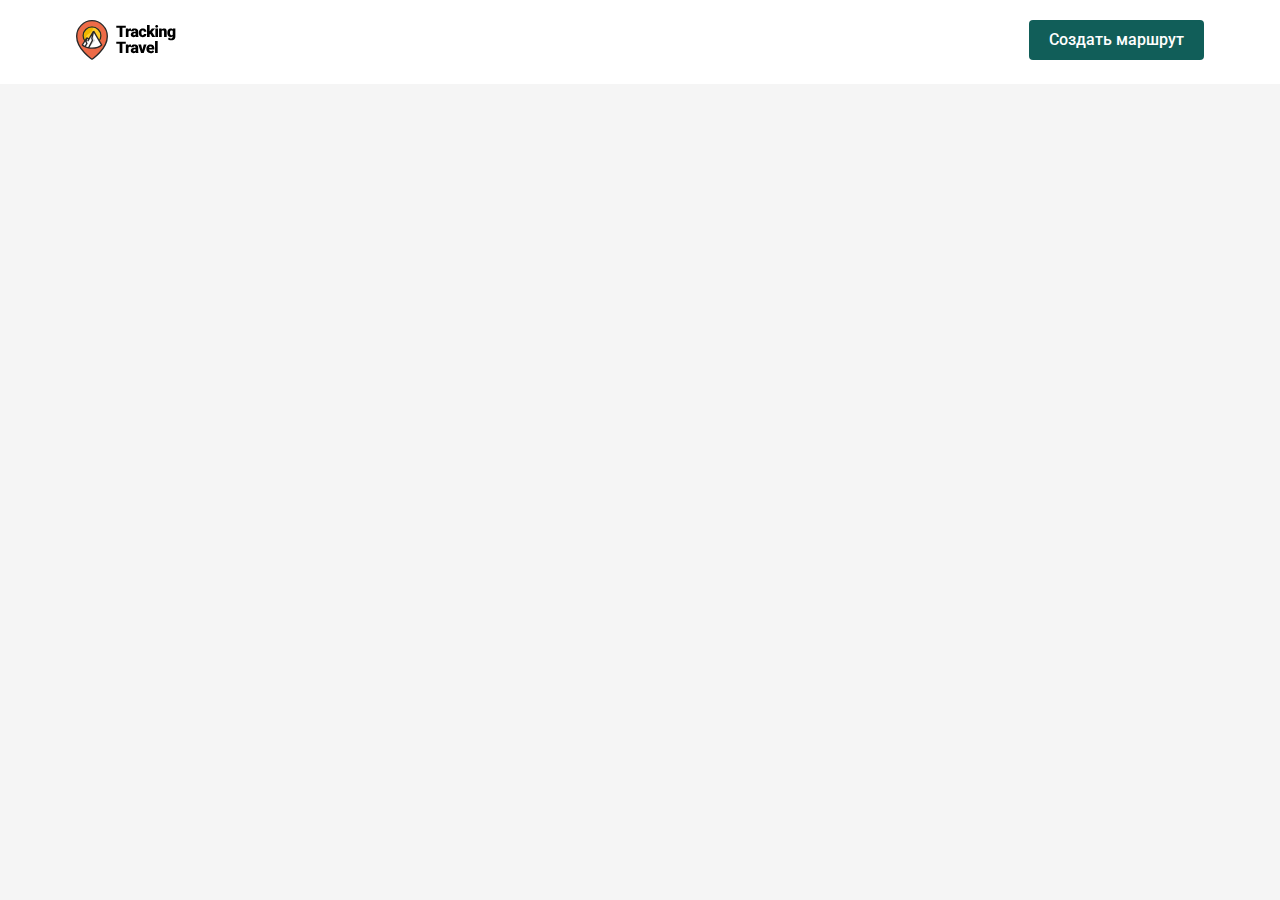
<file: index.html>
<!DOCTYPE html>
<html>
<head>
    <!-- <meta charset="utf-8" /> -->
    <meta charset="UTF-8">
    <meta http-equiv="X-UA-Compatible" content="IE=edge">
    <meta name="viewport" content="width=device-width, initial-scale=1.0">
    <link href="index.css" rel="stylesheet" type="text/css">
    
    <link rel="stylesheet" href="./styles/indexMedia1125.css">
    <link rel="stylesheet" href="./styles/indexMedia1024.css" type="text/css">
    <link rel="stylesheet" href="./styles/indexMedia640.css"  type="text/css">
    <link rel="stylesheet" href="./styles/indexMedia320.css"  type="text/css">

    <link rel="preconnect" href="https://fonts.googleapis.com">
    <link rel="preconnect" href="https://fonts.gstatic.com" crossorigin>
    <link href="https://fonts.googleapis.com/css2?family=Roboto:wght@400;500&display=swap" rel="stylesheet">
    <title>Tracking Travel admin</title>
</head>
<body>

  <header class="header">
    <div class="container container-header">
      <div>
        <img src="./icon/logo.svg" alt="logo">
      </div>
      <button class="button-create">
        Создать маршрут
      </button>
    </div>
  </header>

  

  <main class="container main">
    <!-- <section class="section container ">
      <div class="management">
        <div class="managmant-item">
          <p class="item-id">ID <span id="id">001</span></p>
        </div>
        <div class="management-buttons-box">
          <button class="buttons buttons-edit">
            
          </button>
          <button class="buttons buttons-del">
            <img src="./icon/delete.svg" alt="delete">
          </button>
        </div>
      </div>
      

      <div class="table">
        <div class="table-part">
          <div class="table-item">
            <div class="table-item-name">
              Title
            </div>
            <div class="table-item-value">
              Национальный парк Дурмитор
            </div>
          </div>
    
          <div class="table-item">
            <div class="table-item-name">
              Country
            </div>
            <div class="table-item-value">
              Name
            </div>
          </div>
    
          <div class="table-item">
            <div class="table-item-name">
              Link to Map
            </div>
            <div class="table-item-value">
              <a href="#">Link</a>
            </div>
          </div>
        </div>
  
        
  
        <div class="table-part">
          <div class="table-item">
            <div class="table-item-name">
              Distance
            </div>
            <div class="table-item-value width">
              9.8 km
            </div>
          </div>
    
          <div class="table-item">
            <div class="table-item-name">
              Duration
            </div>
            <div class="table-item-value width">
              4h 52m
            </div>
          </div>
    
          <div class="table-item">
            <div class="table-item-name">
              Height Peak
            </div>
            <div class="table-item-value width">
              897 m
            </div>
          </div>
        </div>
      </div>

      <div class="table-part last">
        <div class="table-item">
          <div class="table-item-name">
            Description
          </div>
          <div class="table-item-value">
            <p class="p">Начальная точка: Даниловград, Подгорица</p>
            <p class="p">Состав маршрута: гора Милунова Бобия высотой 1436 м (3 часа, перепад высот — 686 м), гора Маглич высотой 1560 м (4 часа, перепад высот — 695 м), гора Трескавац высотой 2024 м (4 часа, перепад высот — 670 м), гора Сурдуп высотой 2184 м (5 часов, перепад высот — 900 м).</p>  
          </div>
        </div>
  
        <div class="table-item">
          <div class="table-item-name">
            Photo
          </div>
          <div class="table-item-value">
            <div class="photo">
              <img src="./icon/edit.svg" alt="">
            </div>
            <div class="photo">
              <img src="./icon/edit.svg" alt="">
            </div>
            <div class="photo">
              <img src="./icon/edit.svg" alt="">
            </div>
            <div class="photo">
              <img src="./icon/edit.svg" alt="">
            </div>
            <div class="photo">
              <img src="./icon/edit.svg" alt="">
            </div>
            <div class="photo">
              <img src="./icon/edit.svg" alt="">
            </div>
            <div class="photo">
              <img src="./icon/edit.svg" alt="">
            </div>
            
          </div>
        </div>
      </div>

    </section> -->

    
  </main>


  <script src="index.js"></script>
    
</body>
</html>
</file>
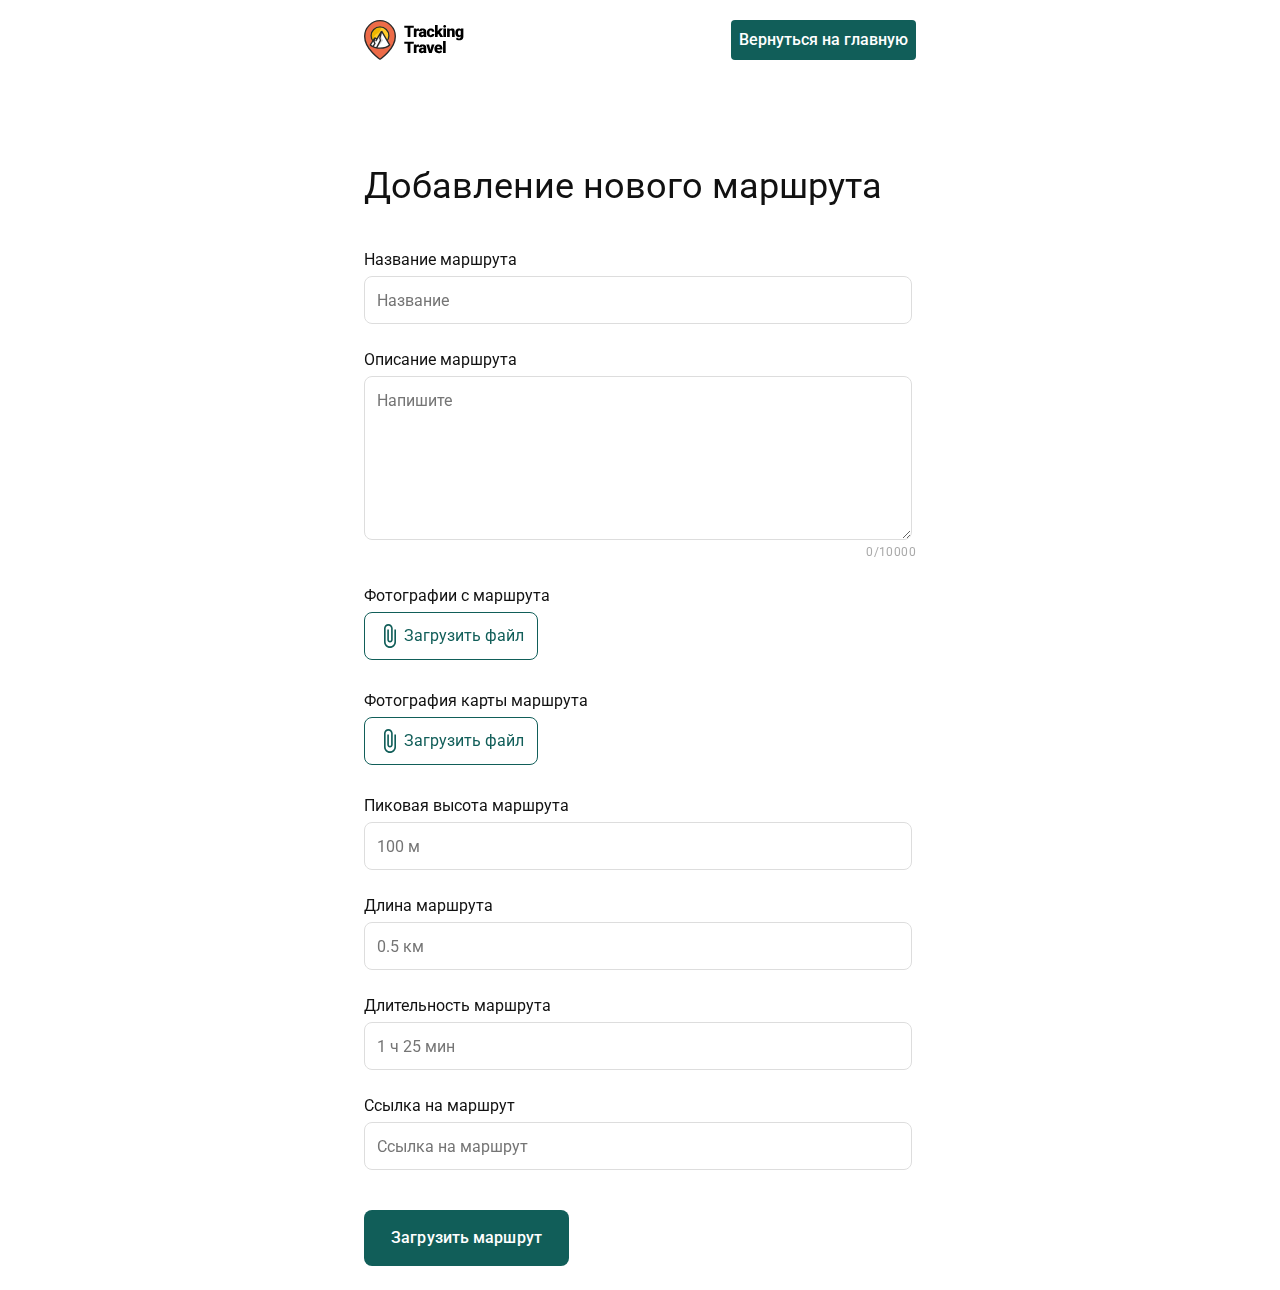
<file: pages/form.html>
<!DOCTYPE html>
<html lang="en">
<head>
    <meta charset="UTF-8">
    <meta http-equiv="X-UA-Compatible" content="IE=edge">
    <meta name="viewport" content="width=device-width, initial-scale=1.0">

    <link href="style.css" rel="stylesheet" type="text/css">
    <link rel="stylesheet" href="media1024.css" type="text/css">
    <link rel="stylesheet" href="media640.css" type="text/css">
    <link rel="stylesheet" href="media320.css" type="text/css">

    <link rel="preconnect" href="https://fonts.googleapis.com">
    <link rel="preconnect" href="https://fonts.gstatic.com" crossorigin>
    <link href="https://fonts.googleapis.com/css2?family=Roboto:wght@400;500&display=swap" rel="stylesheet">
    <title>Tracking Travel form</title>
</head>
<body>
    <header class="header">
        <div class="container container-header">
          <div>
            <img src="../icon/logo.svg" alt="logo">
          </div>
          <button class="button-create">
            Вернуться на главную
          </button>
        </div>
      </header>

    <!-- <button class="button button-main">Вернуться на главную</button> -->
    <div class="container">

        <form action="/apply/" class="form" method="post">
            <h1 class="title">Добавление нового маршрута</h1>

            <div class="form-item">
                <label for="title" class="label">Название маршрута</label>
                <input type="text" id="title" class="input" placeholder="Название" minlength='5' name="title" required>
            </div>

            <div class="form-item">
                <label for="description" class="label">Описание маршрута</label>
                <textarea class="input input-description" id="description" placeholder="Напишите" minlength='5' maxlength="10000" name="description" required></textarea>
                <p class="description-count">
                    <span class="counter">0</span>/10000
                </p>
            </div>

            <div class="form-item file">
                <p class="label">Фотографии с маршрута</p>

                

                <div class="neighbour">
                    <input type="file" id="foto" accept="image/*" multiple name="photo" required>
                    <label for="foto" >
                        <div class="button button-foto neighbour-item">
                            <img src="../icon/clip.svg" alt="clip" class="clip">
                            Загрузить файл
                        </div>
                    </label>
                    <div id="foto-path" class="neighbour-item">
                        <!-- <p  class="label"></p> -->
                    </div>
                </div>
                                
                <div class="preview"></div>

                <!-- <input type="file" multiple id="file" accept="image/*"> -->

                <!-- <div class="neighbour">
                    <input type="text" class="input neighbour-item file-path" placeholder="Ссылка на фотографии с маршрута">
                    <button class="button button-foto" title = "Добавить еще одно поле для ввода ссылки">
                        <img src="plus.svg" alt="plus">
                    </button>
                </div>    

                <div class="neighbour">
                    <input type="text" class="input neighbour-item file-path" placeholder="Ссылка на фото карты">
                    <button class="button button-foto" title = "Добавить еще одно поле для ввода ссылки">
                        <img src="plus.svg" alt="plus">
                    </button>
                </div>  -->            
            </div>

            <div class="form-item">
                <p class="label">Фотография карты маршрута</p>

                
                
                <div class="neighbour">
                    <input type="file" id="map" accept="image/*" name="mapPhoto" required>
                    <label for="map" >
                        <div class="button button-map">
                            <img src="../icon/clip.svg" alt="clip" class="clip">
                            Загрузить файл
                        </div>   
                    </label>
                    <div id="map-path">
                        <!-- <p  class="label"></p> -->
                    </div>
                </div>

                <div class="preview"></div>
            </div>

            <div class="form-item">
                <label for="peak" class="label">Пиковая высота маршрута</label>
                <input type="text" class="input" id="peak" placeholder="100 м" name="peak" required>
            </div>

            <div class="form-item">
                <label for="distance" class="label">Длина маршрута</label>
                <input type="text" class="input" id="distance" placeholder="0.5 км" name="distance" required>
            </div>

            <div class="form-item">
                <label for="duration" class="label">Длительность маршрута</label>
                <div class="neighbour">
                    <input type="text" class="input neighbour-item" id="duration" placeholder="1 ч 25 мин" name="duration" required>
                    <!-- <input type="text" class="input neighbour-item" placeholder="25 мин"> -->
                </div>
            </div>

            <div class="form-item">
                <!-- <p class="label">Маршрут в формате GPX</p>

                <input type="file" id="gpx" accept=".pdf">

                <label for="gpx" class="neighbour">
                    <div class="button button-gpx">
                        <img src="clip.svg" alt="clip" class="clip">
                        Загрузить файл
                    </div>
                    <span id="gpx-path" class="label"></span>
                </label> -->

                <label for="mapLink" class="label">Ссылка на маршрут</label>
                <input type="text" class="input" id="mapLink" minlength='5' placeholder="Ссылка на маршрут" name="mapLink" required>

            </div>

            <button type="submit" class="submit">Загрузить маршрут</button>
            
        </form>
        <div class="result view">
            <p class="result-p ">Данные успешно отправлены</p>
            <p>Выберите вариант для продолжения работы:</p>
            <div class="neighbour ">
                <button class="button result-button neighbour-item return">Вернуться на главную</button>
                <button class="button result-button neighbour-item oneMore">Ввести данные нового маршрута</button>
            </div>
        </div>
        <div class="mistake view">
            <p class="result-p ">Что-то пошло не так...</p>
            <p class="result-p ">Проверьте правильность введенных данных</p>
            <!-- <p class="result-p ">В текстовых полях должно быть не менее 5 символов</p> -->
        </div>
    </div>

    <script src="script.js"></script>
</body>
</html>
</file>
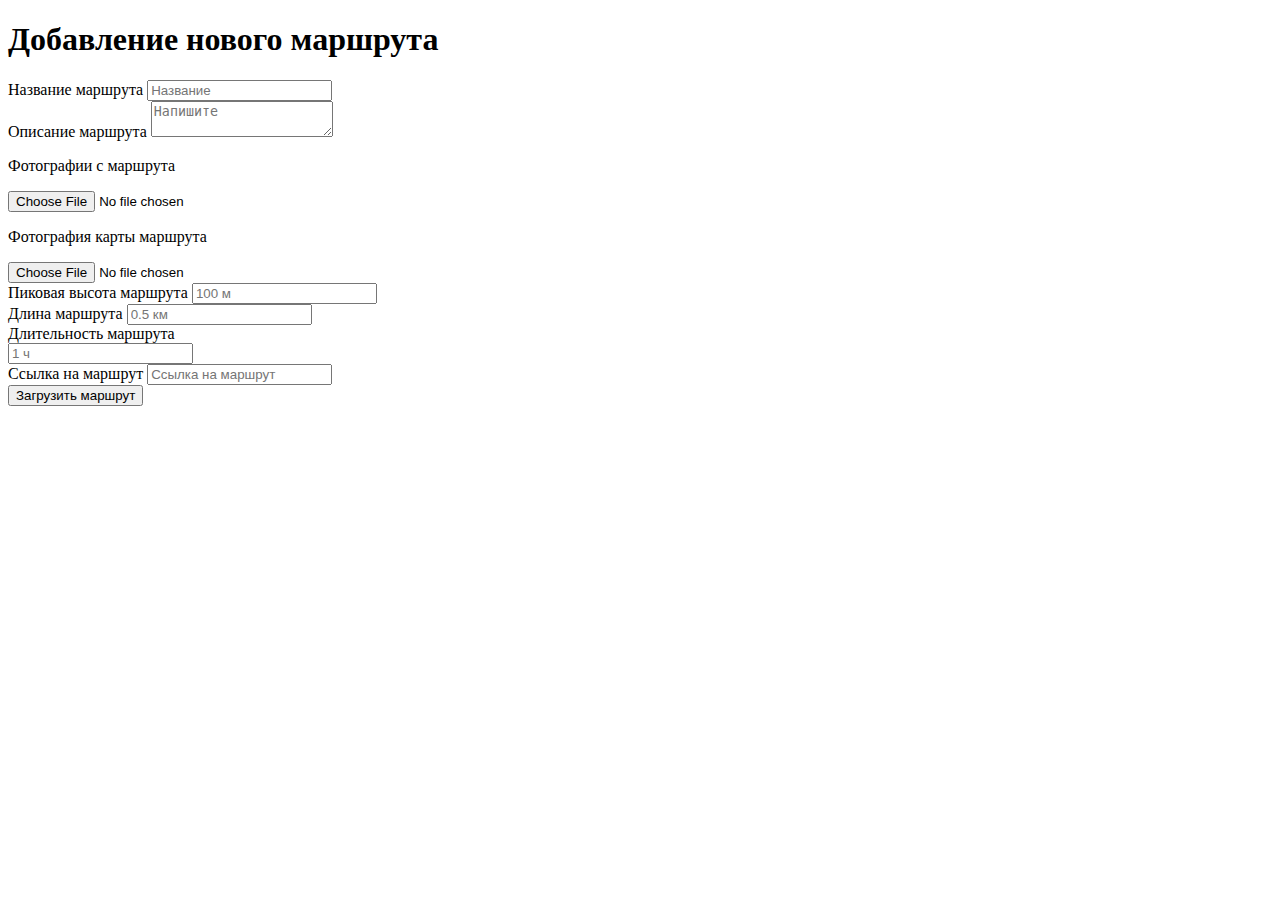
<file: test_version/serverPost.html>
<!DOCTYPE html>
<html lang="en">
<head>
    <meta charset="UTF-8">
    <meta http-equiv="X-UA-Compatible" content="IE=edge">
    <meta name="viewport" content="width=device-width, initial-scale=1.0">

    <!-- <link href="style.css" rel="stylesheet" type="text/css">
    <link rel="stylesheet" href="media1024.css" type="text/css">
    <link rel="stylesheet" href="media640.css" type="text/css">
    <link rel="stylesheet" href="media320.css" type="text/css"> -->

    <link rel="preconnect" href="https://fonts.googleapis.com">
    <link rel="preconnect" href="https://fonts.gstatic.com" crossorigin>
    <link href="https://fonts.googleapis.com/css2?family=Roboto:wght@400;500&display=swap" rel="stylesheet">
    <title>Tracking Travel</title>
</head>
<body>
    <div class="container">
        <form action="/apply/" class="form" method="post">
            <h1 class="title">Добавление нового маршрута</h1>

            <div class="form-item">
                <label for="" class="label">Название маршрута</label>
                <input type="text" class="input" placeholder="Название" name="title" required>
            </div>

            <div class="form-item">
                <label for="" class="label">Описание маршрута</label>
                <textarea class="input input-description" placeholder="Напишите" maxlength="120" name="description" required></textarea>

            </div>

            <div class="form-item file">
                <p class="label">Фотографии с маршрута</p>

                <input type="file" id="foto" accept="image/*" name="photo" required>

                
            </div>

            <div class="form-item">
                <p class="label">Фотография карты маршрута</p>

                <input type="file" id="map" accept="image/*" name="mapPhoto" required>

            </div>

            <div class="form-item">
                <label for="" class="label">Пиковая высота маршрута</label>
                <input type="text" class="input" placeholder="100 м" name="peak" required>
            </div>

            <div class="form-item">
                <label for="" class="label">Длина маршрута</label>
                <input type="text" class="input" placeholder="0.5 км" name="distance" required>
            </div>

            <div class="form-item">
                <label for="" class="label">Длительность маршрута</label>
                <div class="neighbour">
                    <input type="text" class="input neighbour-item" placeholder="1 ч" name="duration" required>
                   
                </div>
            </div>

            <div class="form-item">

                <label for="" class="label">Ссылка на маршрут</label>
                <input type="text" class="input" placeholder="Ссылка на маршрут" name="mapLink" required>

            </div>

            <button type="submit" class="submit">Загрузить маршрут</button>
            
        </form>
        <div class="result"></div>
    </div>

    <script src="serverPost.js"></script>
</body>
</html>
</file>
<file: index.css>
body * {
    box-sizing: border-box;
}

body {
    margin: 0;
    font-family: 'Roboto', Arial, Helvetica, sans-serif;
    color: #111111;
    font-style: normal;
    font-size: 16px;
    background: #F5F5F5;
}

.header {
    background: #FFFFFF;
    margin-bottom: 80px;
}

.container {
    max-width: 1128px;
    margin: 0 auto;
}

.container-header {
    display: flex;
    justify-content: space-between;
    padding: 20px 0;
}

.button-create {
    width: 175px;
    height: 40px;
    border: 0;
    background: #115E59;
    border-radius: 4px;
    cursor: pointer;
    font-family: 'Roboto';
    font-style: normal;
    font-weight: 500;
    font-size: 16px;
    line-height: 24px;

    color: #FFFFFF;
}

.button-create:hover {
    background: #0D4743;
}


.section {
    padding: 24px;
    margin-bottom: 24px;
    background: #FFFFFF;
    border-radius: 12px;
}

.management {
    display: flex;
    justify-content: space-between;
    align-items: center;
    margin-bottom: 32px;
    position: relative;
}

.managmant-item {
    margin: 0;
    padding: 8px;
    background: #F7F7F7;
    border-radius: 8px;
}

.item-id {
    margin: 0;
    padding: 0;   
    font-size: 24px;
    line-height: 32px;
}

.management-buttons-box {
    display: flex;
}

.buttons {
    width: 40px;
    height: 40px;
    border-radius: 4px;
    padding: 0;
    margin: 0;
    cursor: pointer;
    margin-left: 8px;
}

.buttons-edit {
    border: 1px solid #115E59;
    background: transparent;
    background-image: url(./icon/edit.svg);
    background-size: 18px;
    background-repeat: no-repeat;
    background-position: center;
    color: #115E59;
}

.buttons-edit:hover {
    background: #115E59;
    background-image: url(./icon/edit-hover.svg);
    background-size: 18px;
    background-repeat: no-repeat;
    background-position: center;
    color: #F5F5F5;
}

.buttons-del {
    background: #E01920;
    border: 0;
    color: #F5F5F5;
}

.buttons-del:hover {
    background: #A81318;
}

.table {
    display: flex;
    justify-content: space-between;

    border-top: 1px solid #DDDDDD;
    /* border-bottom: 1px solid #DDDDDD; */
    border-right: 1px solid #DDDDDD;
}

.table-part {
    display: flex;
    flex-direction: column;
    flex-grow: 1;
    /* border-bottom: 1px solid #DDDDDD;
    border-right: 1px solid #DDDDDD; */
    /* border-left: 1px solid #DDDDDD;  */
}

.last{
    border-right: 1px solid #DDDDDD;
}

.table-item {
    display: flex;
    margin: 0;
    /* border-top: 1px solid #DDDDDD; */
    /* border-bottom: 1px solid #DDDDDD; */
    /* border-right: 1px solid #DDDDDD; */
    border-left: 1px solid #DDDDDD;
}

.table-item-name {
    font-weight: 500;
    line-height: 24px;
    letter-spacing: 0.15px;
    padding: 12px;
    min-width: 168px;
    /* height: 48px; */
    /* border-top: 1px solid #DDDDDD; */
    border-bottom: 1px solid #DDDDDD;
    border-right: 1px solid #DDDDDD;
    /* border-left: 1px solid #DDDDDD; */
}

.table-item-value {
    line-height: 24px;
    color: #555555;
    padding: 12px;
    
    flex-grow: 1;
    display: flex;
    flex-wrap: wrap;
    min-width: 360px;

    /* border-top: 1px solid #DDDDDD; */
    border-bottom: 1px solid #DDDDDD;
    /* border-right: 1px solid #DDDDDD; */
    /* border-left: 1px solid #DDDDDD; */
}

.width {
    min-width: 360px;
}

.p {
    margin: 0;
    padding: 0;
}

.photo {
    background: rgba(55, 109, 70, 0.1);
    mix-blend-mode: normal;
    border-radius: 8px;
    width: 116px;
    height: 116px;
    display: flex;
    justify-content: center;
    align-items: center;
    margin-right: 8px;
    margin-bottom: 8px;
    background-size: contain;
    background-repeat: no-repeat;
    background-position: center;
}

.removeInfo {
    width: 375px;
    padding: 32px;

    display: flex;
    flex-direction: column;
    justify-content: center;
    align-items: center;
    position: absolute;
    top: 125px;
    margin-left: auto;
    margin-right: auto;
    left: 0;
    right: 0;

    background: #FFFFFF;
    box-shadow: 0px 16px 24px rgba(2, 9, 9, 0.16);
    border-radius: 8px;

    border: 1px solid black; 
}

.removeTitle {  
    font-size: 24px;
    line-height: 32px;
    text-align: center;

    margin:0;
    margin-bottom: 24px;
    padding: 0;
}

.removeInfo-button-box {
    display: flex;
    justify-content: space-around;
}

.removeInfo-button {
    
    border-radius: 4px;
    background-image: none;
    padding: 8px 20px;

    font-family: 'Roboto';
    font-style: normal;
    font-weight: 500;
    font-size: 16px;
    line-height: 24px;
}

.removeInfo-button:first-of-type {
    margin-right: 16px;
}

.removeInfo-button:hover {
    background-image: none;
}
</file>
<file: styles/indexMedia1125.css>
@media screen and (max-width: 1125px) {
    
    .width {
        min-width: auto;
    }
}
</file>
<file: styles/indexMedia1024.css>
@media screen and (max-width: 1024px) {
    .container {
        max-width: 944px;
    }
    
    .header {
        margin-bottom: 40px;
    }

    .table-item-value {
        min-width: auto;
    }
    
    .width {
        min-width: auto;
    }

    .table-item-value {

        min-width: auto;

    }
}
</file>
<file: styles/indexMedia640.css>
@media screen and (max-width: 640px) {
    .container {
        max-width: 560px;
    }

    .header {
        margin-bottom: 56px;
    }

    .table {
        flex-direction: column;
    }

    .for-remove {
        display: none;
    }

    .table-item-value {

        min-width: auto;

    }
}
</file>
<file: styles/indexMedia320.css>
@media screen and (max-width: 450px) {
    .container {
        max-width: none;
    }

    .table-item {
        flex-direction: column;
    }

    .container-header {
        padding: 12px 0;
    }

    .button-create {
        font-weight: 400;
        font-size: 12px;
        line-height: 16px;
    }

    .table-item-name {
        background: #F7F7F7;
    }

}
</file>
<file: pages/style.css>
body * {
    box-sizing: border-box;
}

body {
    margin: 0;
    font-family: 'Roboto', Arial, Helvetica, sans-serif;
    color: #111111;
    font-style: normal;
}

.container {
    max-width: 552px;
    margin: 0 auto;
    position: relative;
}

.header {
    background: #FFFFFF;
    margin-bottom: 80px;
}

.container-header {
    display: flex;
    justify-content: space-between;
    padding: 20px 0;
}

.button-create {
    width: 185px;
    height: 40px;
    border: 0;
    background: #115E59;
    border-radius: 4px;
    cursor: pointer;
    font-family: 'Roboto';
    font-style: normal;
    font-weight: 500;
    font-size: 16px;
    line-height: 24px;

    color: #FFFFFF;
}

.button-create:hover {
    background: #0D4743;
}

.form {
    display: flex;
    flex-direction: column;
    margin-top: 80px;
}

.title {
    font-weight: 400;
    font-size: 36px;
    line-height: 44px;
    margin: 0;
    margin-bottom: 16px;
}

.form-item {
    margin-top: 24px;
    display: flex;
    flex-direction: column;
}

.label {
    font-weight: 400;
    font-size: 16px;
    line-height: 24px;
    margin: 0;
    margin-bottom: 4px;
}

.input {
    font-family: 'Roboto', Arial, Helvetica, sans-serif;
    font-style: normal;
    font-weight: 400;
    font-size: 16px;
    line-height: 24px;
    color: #111111;

    padding: 12px;
    height: 48px;
    margin-right: 4px;
    min-width: 80px;

    background: inherit;
    border: 1px solid #DDDDDD;
    border-radius: 8px;
}

.input ::placeholder {
    font-family: 'Roboto', Arial, Helvetica, sans-serif;
    font-style: normal;
    font-weight: 400;
    font-size: 16px;
    line-height: 24px;
    color: #A9A9A9;
}

.input-description {
    height: 164px;
    resize: vertical;
}

.input:focus,  .input:active {
    background: #FFFFFF;
    border: 1px solid #115E59;
    outline: 0;
    
    font-family: 'Roboto', Arial, Helvetica, sans-serif;
    font-size: 16px;
    line-height: 24px;
    color: #111111;
}

.description-count {
    font-weight: 400;
    font-size: 12px;
    line-height: 16px;
    text-align: right;
    letter-spacing: 0.4px;
    color: #A9A9A9;

    margin: 0;
    margin-top: 4px;
}

.neighbour {
    display: flex;
}

.neighbour-item {
    flex-grow: 1;
}

.file > .neighbour:not(:first-of-type) {
    margin-top: 4px;
}
/* #file {
    opacity: 0;
    position: absolute;
    z-index: -1;
} */

.button {
    border: 1px solid #115E59;
    border-radius: 8px;
    background: #FFFFFF;

    display: flex;
    justify-content: center;
    align-items: center;
    cursor: pointer;
}

.button:hover{
    background: #115E59;
    color: #FFFFFF;
}

/* .button-foto {
    width: 48px;
    height: 48px;
} */



.button-map, .button-foto {
    width: 174px;
    height: 48px;

    padding: 12px;
    margin-bottom: 5px;

    font-family: 'Roboto';
    font-style: normal;
    font-weight: 400;
    font-size: 16px;
    line-height: 24px;
    color: #115E59;

    display: flex;
    justify-content: space-evenly;
    align-items: center;
}

#map, #foto {
    opacity: 0;
    position: absolute;
    z-index: -1;
}

.clip {
    width: 24px;
    height: 24px;
}

#map-path, #foto-path {
    align-self: center;
    margin-left: 20px;
}

.submit {
    width: 205px;
    height: 56px;
    background: #115E59;
    border-radius: 8px;
    border: none;

    margin-top: 40px;
    margin-bottom: 24px;
    padding: 16px;
    cursor: pointer;

    font-family: 'Roboto';
    font-style: normal;
    font-weight: 500;
    font-size: 16px;
    line-height: 24px;

    align-items: center;
    letter-spacing: 0.1px;
    color: #FFFFFF;
}

.submit:hover {
    background: #0D4743;
}

.result, .mistake {
    display: flex;
    position: absolute;
    z-index: 1;
    /* height: 250px;*/
    width: 450px; 

    background: #FFFFFF;
    box-shadow: 0px 16px 24px rgba(2, 9, 9, 0.16);
    border-radius: 8px;
    border: 1px solid black; 
    padding: 32px;

    bottom: 40vh;
    /* left: 4vw; */
    margin-left: auto;
    margin-right: auto;
    left: 0;
    right: 0;
    flex-direction: column;
    justify-content: center;
    align-items: center;
}

.result-button {
    /* margin-right: 16px; */
    padding: 8px 15px;

    font-family: 'Roboto';
    font-style: normal;
    font-weight: 500;
    font-size: 16px;
    line-height: 24px;
    max-width: 170px;
}

.result-button:first-of-type {
    margin-right: 10px;
}

.result-p {
    font-weight: 400;
    
    font-size: 24px;
    line-height: 32px;
    margin: 0;
    margin-bottom: 14px;
    text-align: center;
}

.view {
    display: none;
}

/* .button-main {
    position: absolute;
    margin: 20px;
    top: 30px;
    left: 75px;
} */

.preview {
    display: flex;
    /* flex-wrap: wrap; */
}

.box-foto {
    position: relative;
    margin-right: 5px;
}

.box-button {
    position: absolute;
    top: 0;
    right: 0;
}

.preview-foto {
    max-height: 100px;
    max-width: 200px;
}

.words {
    /* word-break: break-all; */
    text-overflow: ellipsis; /* will make [...] at the end */
    width: 360px; /* change to your preferences */
    white-space: nowrap; /* paragraph to one line */
    overflow:hidden; /* older browsers */
}
</file>
<file: pages/media1024.css>
@media screen and (max-width: 1024px) {
    .container {
        max-width: 464px;
    }
}
</file>
<file: pages/media640.css>
@media screen and (max-width: 640px) {
    .container {
        max-width: 560px;
    }

    .form {
        margin: 48px 20px 0;
    }

    .title {
        font-size: 28px;
        line-height: 36px;
    }

    .form-item {
        margin-top: 16px;
    }

}
</file>
<file: pages/media320.css>
@media screen and (max-width: 320px) {
    .container {
        max-width: 280px;
    }

    .button-gpx {
        width: auto;
    }

    .submit {
        width: auto;
    }

}
</file>
